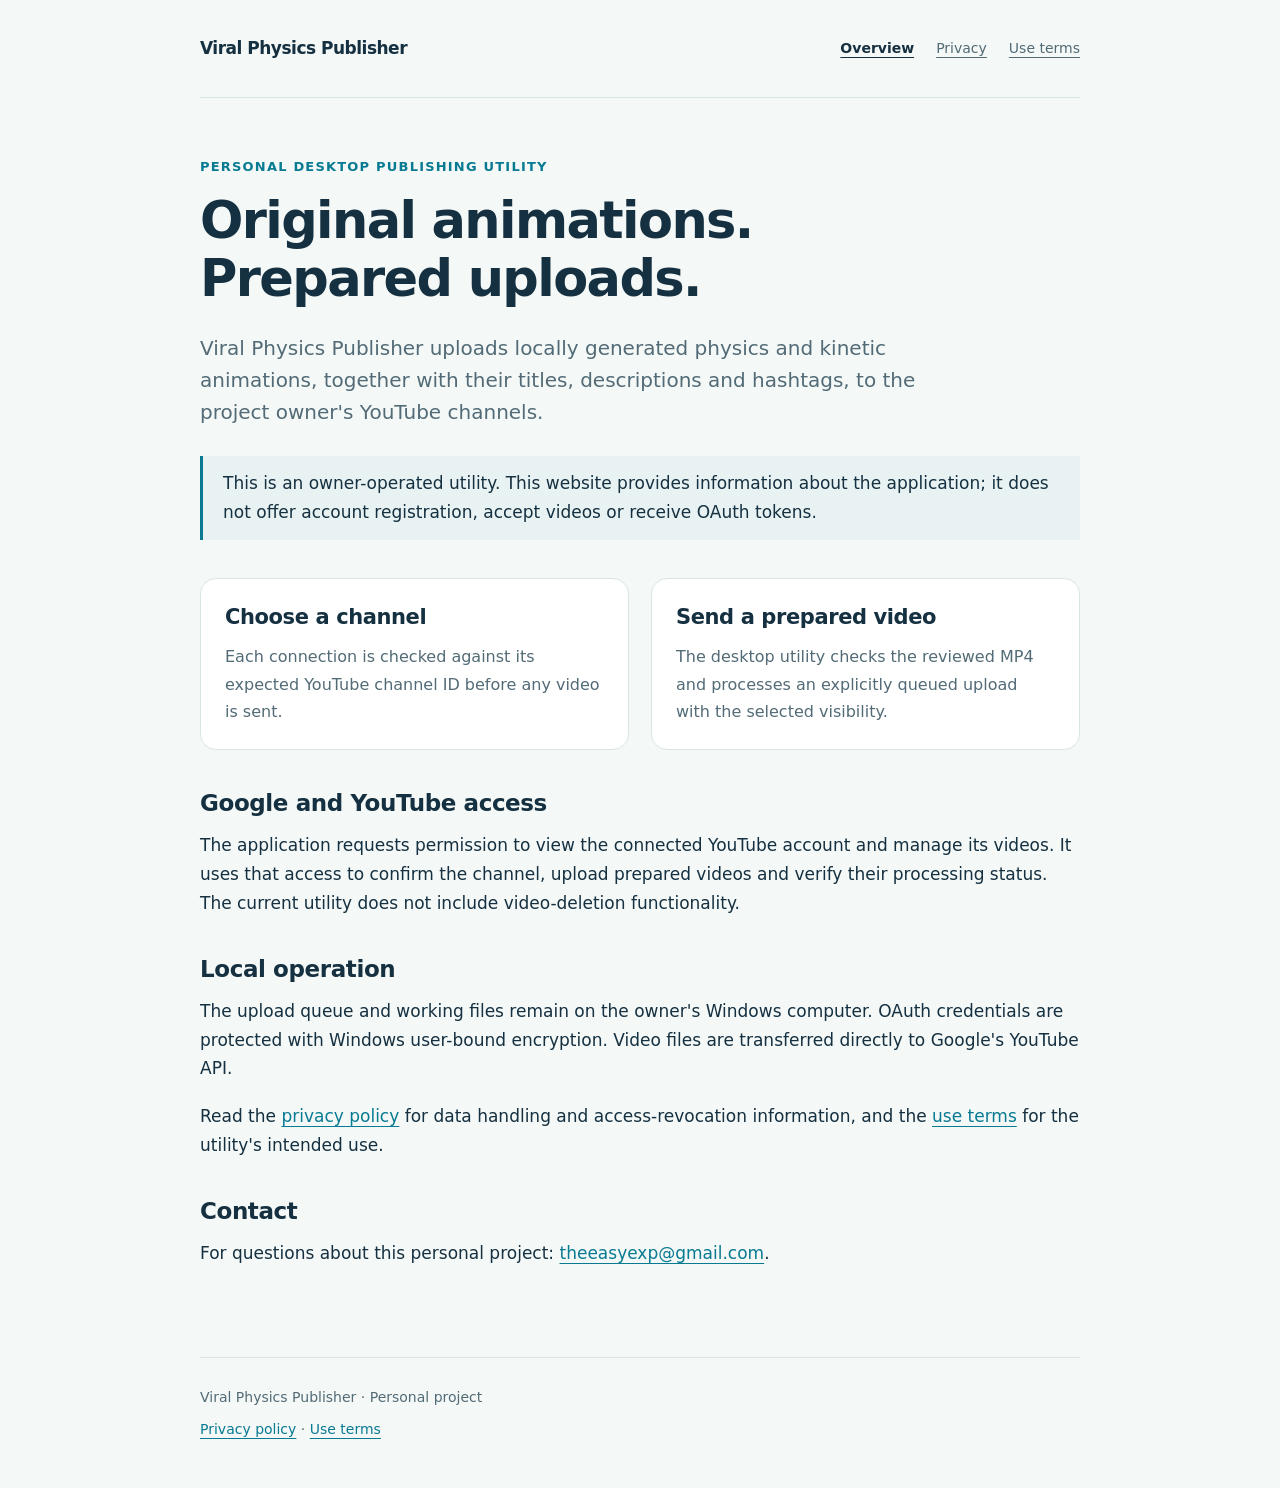
<file: index.html>
<!doctype html>
<html lang="en"><head><meta charset="utf-8"><meta name="viewport" content="width=device-width,initial-scale=1"><meta name="description" content="Viral Physics Publisher is a personal desktop utility for uploading original animations to the owner's YouTube channels."><title>Viral Physics Publisher</title><link rel="stylesheet" href="style.css"></head>
<body><header><a class="brand" href="index.html">Viral Physics Publisher</a><nav aria-label="Main navigation"><a href="index.html" aria-current="page">Overview</a><a href="privacy.html">Privacy</a><a href="terms.html">Use terms</a></nav></header>
<main><div class="eyebrow">Personal desktop publishing utility</div><h1>Original animations.<br>Prepared uploads.</h1><p class="lead">Viral Physics Publisher uploads locally generated physics and kinetic animations, together with their titles, descriptions and hashtags, to the project owner's YouTube channels.</p><div class="note">This is an owner-operated utility. This website provides information about the application; it does not offer account registration, accept videos or receive OAuth tokens.</div>
<div class="cards"><section class="card"><h2>Choose a channel</h2><p>Each connection is checked against its expected YouTube channel ID before any video is sent.</p></section><section class="card"><h2>Send a prepared video</h2><p>The desktop utility checks the reviewed MP4 and processes an explicitly queued upload with the selected visibility.</p></section></div>
<h2>Google and YouTube access</h2><p>The application requests permission to view the connected YouTube account and manage its videos. It uses that access to confirm the channel, upload prepared videos and verify their processing status. The current utility does not include video-deletion functionality.</p>
<h2>Local operation</h2><p>The upload queue and working files remain on the owner's Windows computer. OAuth credentials are protected with Windows user-bound encryption. Video files are transferred directly to Google's YouTube API.</p>
<p>Read the <a href="privacy.html">privacy policy</a> for data handling and access-revocation information, and the <a href="terms.html">use terms</a> for the utility's intended use.</p>
<h2>Contact</h2><p>For questions about this personal project: <a href="mailto:theeasyexp@gmail.com">theeasyexp@gmail.com</a>.</p></main>
<footer><p>Viral Physics Publisher · Personal project</p><p><a href="privacy.html">Privacy policy</a> · <a href="terms.html">Use terms</a></p></footer></body></html>
</file>
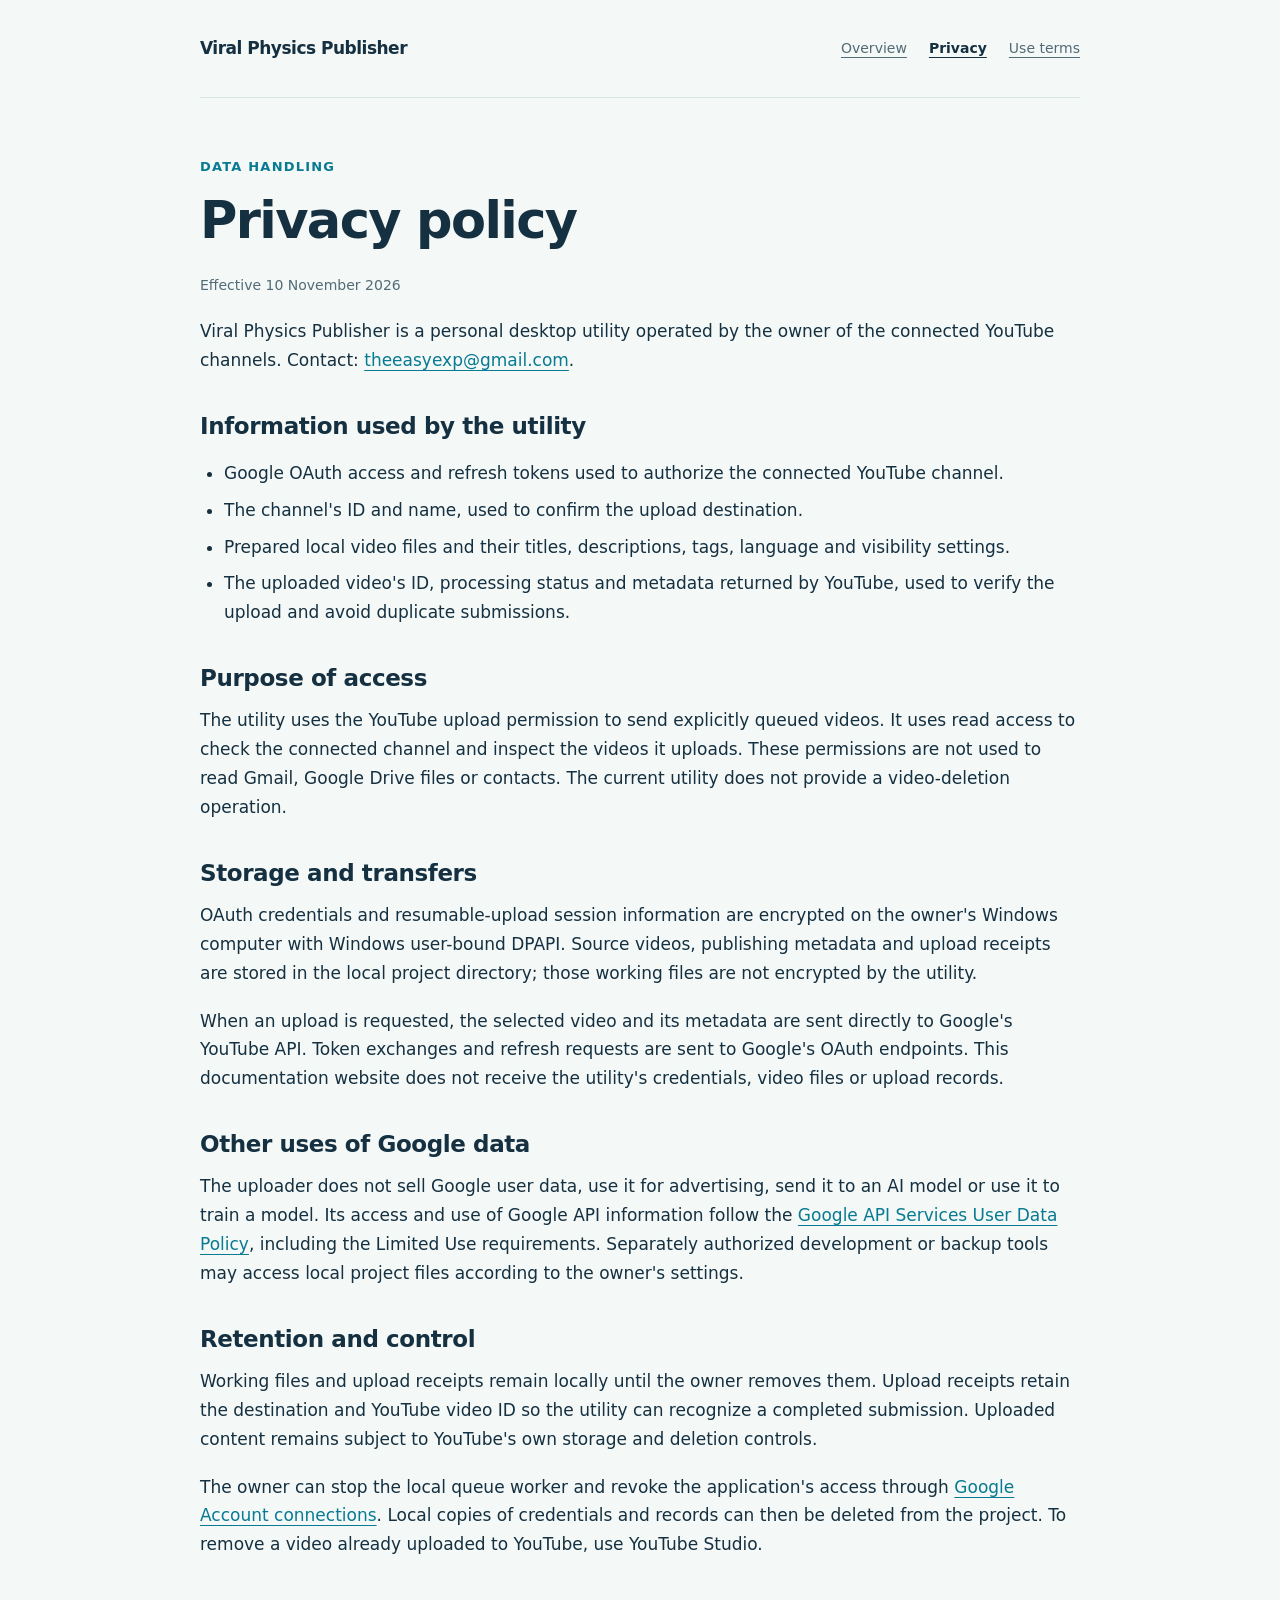
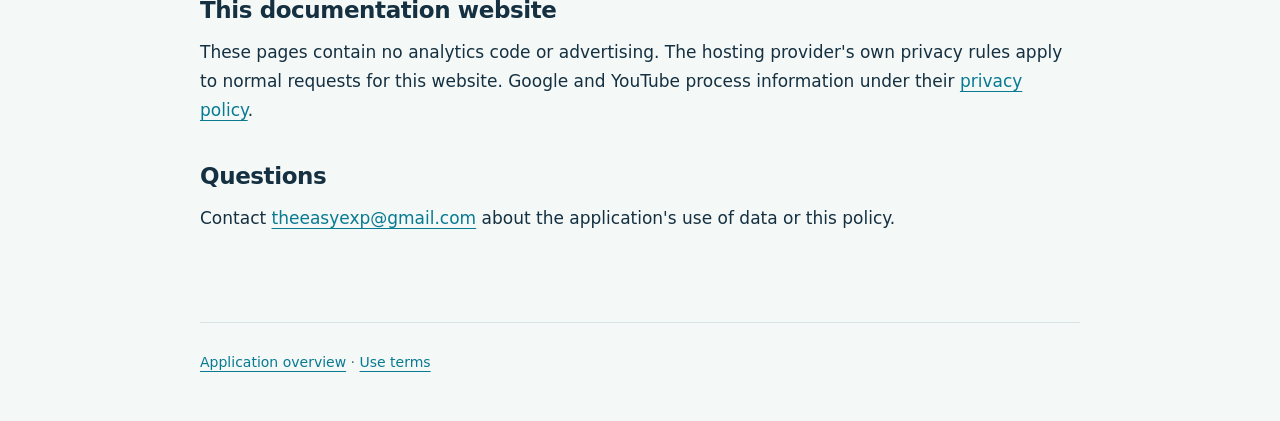
<file: privacy.html>
<!doctype html>
<html lang="en"><head><meta charset="utf-8"><meta name="viewport" content="width=device-width,initial-scale=1"><title>Privacy policy · Viral Physics Publisher</title><link rel="stylesheet" href="style.css"></head>
<body><header><a class="brand" href="index.html">Viral Physics Publisher</a><nav aria-label="Main navigation"><a href="index.html">Overview</a><a href="privacy.html" aria-current="page">Privacy</a><a href="terms.html">Use terms</a></nav></header>
<main><div class="eyebrow">Data handling</div><h1>Privacy policy</h1><p class="date">Effective 10 November 2026</p><p>Viral Physics Publisher is a personal desktop utility operated by the owner of the connected YouTube channels. Contact: <a href="mailto:theeasyexp@gmail.com">theeasyexp@gmail.com</a>.</p>
<h2>Information used by the utility</h2><ul><li>Google OAuth access and refresh tokens used to authorize the connected YouTube channel.</li><li>The channel's ID and name, used to confirm the upload destination.</li><li>Prepared local video files and their titles, descriptions, tags, language and visibility settings.</li><li>The uploaded video's ID, processing status and metadata returned by YouTube, used to verify the upload and avoid duplicate submissions.</li></ul>
<h2>Purpose of access</h2><p>The utility uses the YouTube upload permission to send explicitly queued videos. It uses read access to check the connected channel and inspect the videos it uploads. These permissions are not used to read Gmail, Google Drive files or contacts. The current utility does not provide a video-deletion operation.</p>
<h2>Storage and transfers</h2><p>OAuth credentials and resumable-upload session information are encrypted on the owner's Windows computer with Windows user-bound DPAPI. Source videos, publishing metadata and upload receipts are stored in the local project directory; those working files are not encrypted by the utility.</p><p>When an upload is requested, the selected video and its metadata are sent directly to Google's YouTube API. Token exchanges and refresh requests are sent to Google's OAuth endpoints. This documentation website does not receive the utility's credentials, video files or upload records.</p>
<h2>Other uses of Google data</h2><p>The uploader does not sell Google user data, use it for advertising, send it to an AI model or use it to train a model. Its access and use of Google API information follow the <a href="https://developers.google.com/terms/api-services-user-data-policy">Google API Services User Data Policy</a>, including the Limited Use requirements. Separately authorized development or backup tools may access local project files according to the owner's settings.</p>
<h2>Retention and control</h2><p>Working files and upload receipts remain locally until the owner removes them. Upload receipts retain the destination and YouTube video ID so the utility can recognize a completed submission. Uploaded content remains subject to YouTube's own storage and deletion controls.</p><p>The owner can stop the local queue worker and revoke the application's access through <a href="https://myaccount.google.com/connections">Google Account connections</a>. Local copies of credentials and records can then be deleted from the project. To remove a video already uploaded to YouTube, use YouTube Studio.</p>
<h2>This documentation website</h2><p>These pages contain no analytics code or advertising. The hosting provider's own privacy rules apply to normal requests for this website. Google and YouTube process information under their <a href="https://policies.google.com/privacy">privacy policy</a>.</p>
<h2>Questions</h2><p>Contact <a href="mailto:theeasyexp@gmail.com">theeasyexp@gmail.com</a> about the application's use of data or this policy.</p></main>
<footer><p><a href="index.html">Application overview</a> · <a href="terms.html">Use terms</a></p></footer></body></html>
</file>
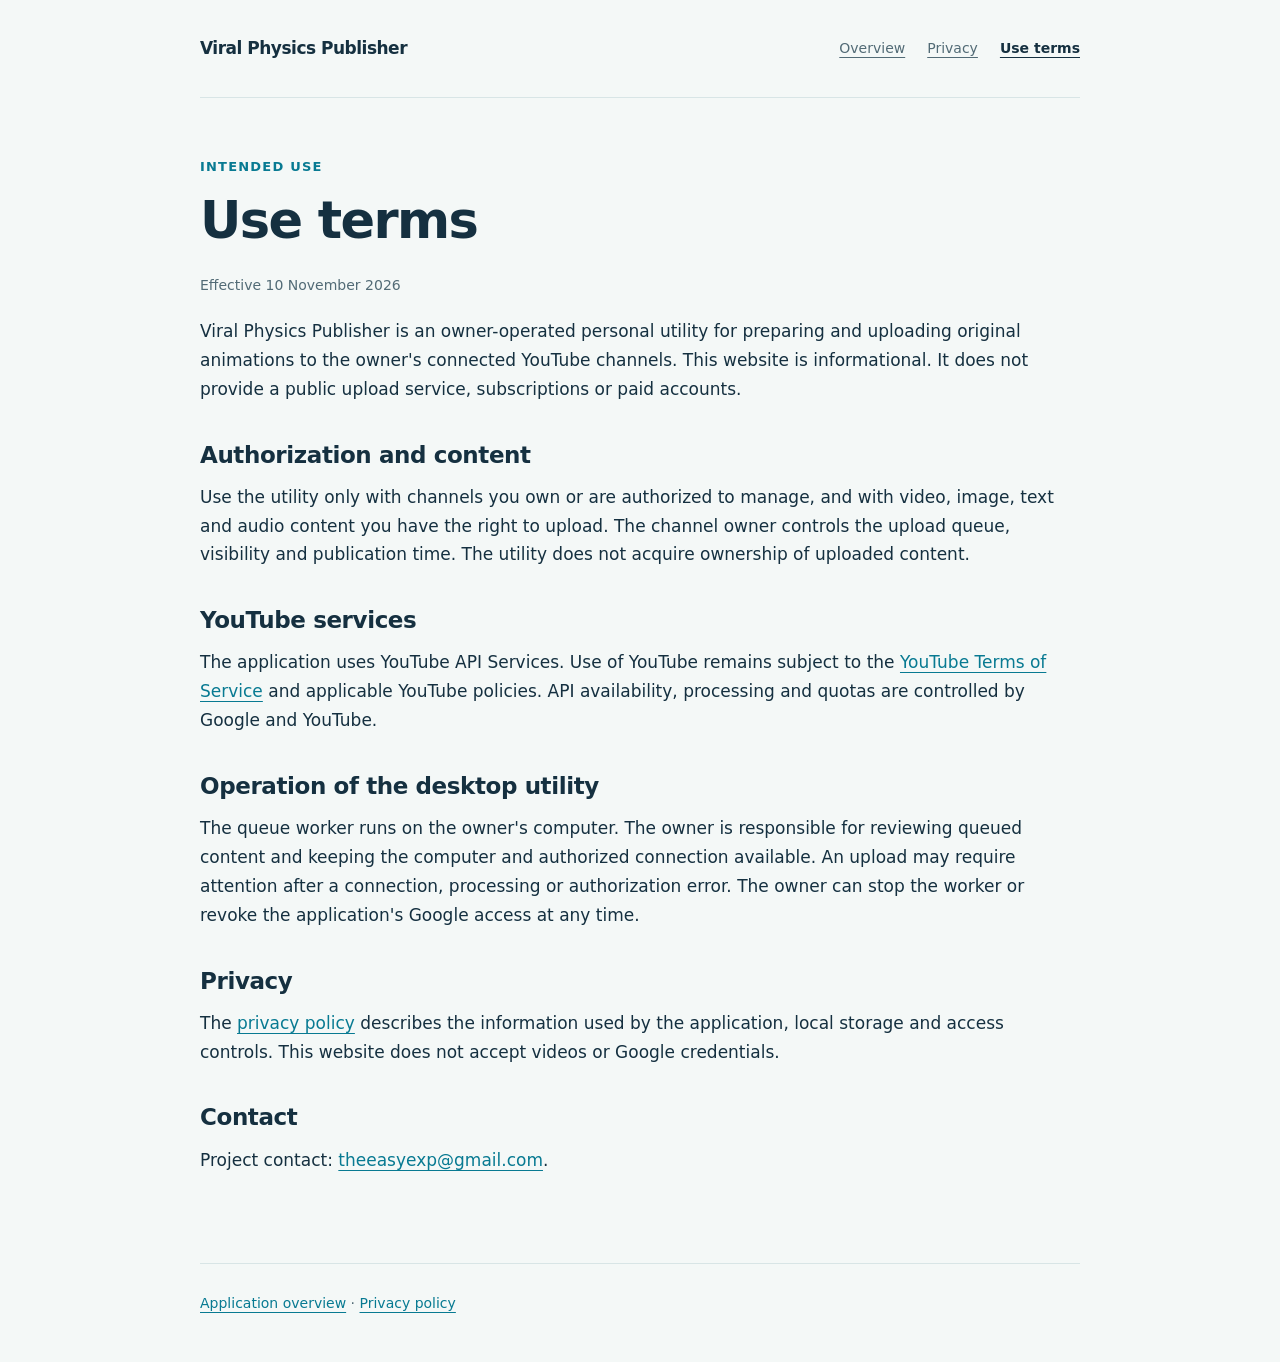
<file: terms.html>
<!doctype html>
<html lang="en"><head><meta charset="utf-8"><meta name="viewport" content="width=device-width,initial-scale=1"><title>Use terms · Viral Physics Publisher</title><link rel="stylesheet" href="style.css"></head>
<body><header><a class="brand" href="index.html">Viral Physics Publisher</a><nav aria-label="Main navigation"><a href="index.html">Overview</a><a href="privacy.html">Privacy</a><a href="terms.html" aria-current="page">Use terms</a></nav></header>
<main><div class="eyebrow">Intended use</div><h1>Use terms</h1><p class="date">Effective 10 November 2026</p><p>Viral Physics Publisher is an owner-operated personal utility for preparing and uploading original animations to the owner's connected YouTube channels. This website is informational. It does not provide a public upload service, subscriptions or paid accounts.</p>
<h2>Authorization and content</h2><p>Use the utility only with channels you own or are authorized to manage, and with video, image, text and audio content you have the right to upload. The channel owner controls the upload queue, visibility and publication time. The utility does not acquire ownership of uploaded content.</p>
<h2>YouTube services</h2><p>The application uses YouTube API Services. Use of YouTube remains subject to the <a href="https://www.youtube.com/t/terms">YouTube Terms of Service</a> and applicable YouTube policies. API availability, processing and quotas are controlled by Google and YouTube.</p>
<h2>Operation of the desktop utility</h2><p>The queue worker runs on the owner's computer. The owner is responsible for reviewing queued content and keeping the computer and authorized connection available. An upload may require attention after a connection, processing or authorization error. The owner can stop the worker or revoke the application's Google access at any time.</p>
<h2>Privacy</h2><p>The <a href="privacy.html">privacy policy</a> describes the information used by the application, local storage and access controls. This website does not accept videos or Google credentials.</p>
<h2>Contact</h2><p>Project contact: <a href="mailto:theeasyexp@gmail.com">theeasyexp@gmail.com</a>.</p></main>
<footer><p><a href="index.html">Application overview</a> · <a href="privacy.html">Privacy policy</a></p></footer></body></html>
</file>
<file: style.css>
:root{color-scheme:light;--ink:#153040;--muted:#526b76;--accent:#087a92;--paper:#f4f8f7;--line:#d8e5e6}*{box-sizing:border-box}body{margin:0;background:var(--paper);color:var(--ink);font:17px/1.7 system-ui,-apple-system,"Segoe UI",sans-serif}a{color:var(--accent);text-underline-offset:4px}header,main,footer{width:min(880px,calc(100% - 40px));margin:auto}header{display:flex;align-items:center;justify-content:space-between;gap:24px;padding:34px 0;border-bottom:1px solid var(--line)}.brand{font-weight:750;color:var(--ink);text-decoration:none;letter-spacing:-.5px}nav{display:flex;gap:22px;font-size:14px}nav a{color:var(--muted)}nav a[aria-current=page]{color:var(--ink);font-weight:700}main{padding:58px 0 70px;min-height:70vh}.eyebrow{color:var(--accent);font-size:13px;font-weight:750;letter-spacing:1.2px;text-transform:uppercase}h1{font-size:clamp(34px,5vw,51px);line-height:1.14;letter-spacing:-1.6px;max-width:760px;margin:14px 0 24px}h2{font-size:23px;line-height:1.35;letter-spacing:-.4px;margin:36px 0 12px}p{margin:0 0 19px}.lead{font-size:20px;line-height:1.6;color:var(--muted);max-width:720px}.note{border-left:3px solid var(--accent);padding:13px 20px;background:#e8f2f2;margin:28px 0}.cards{display:grid;grid-template-columns:1fr 1fr;gap:22px;margin:38px 0}.card{background:white;border:1px solid var(--line);border-radius:16px;padding:24px}.card h2{margin-top:0;font-size:21px}.card p{font-size:16px;color:var(--muted);margin-bottom:0}ul,ol{padding-left:24px}li{margin:8px 0}.date,footer{font-size:14px;color:var(--muted)}footer{padding:28px 0 38px;border-top:1px solid var(--line)}footer p{margin:0 0 8px}@media(max-width:600px){header{align-items:flex-start;flex-direction:column;gap:12px;padding:24px 0}nav{gap:18px}.cards{grid-template-columns:1fr}main{padding-top:36px}h1{letter-spacing:-1px}}
</file>
